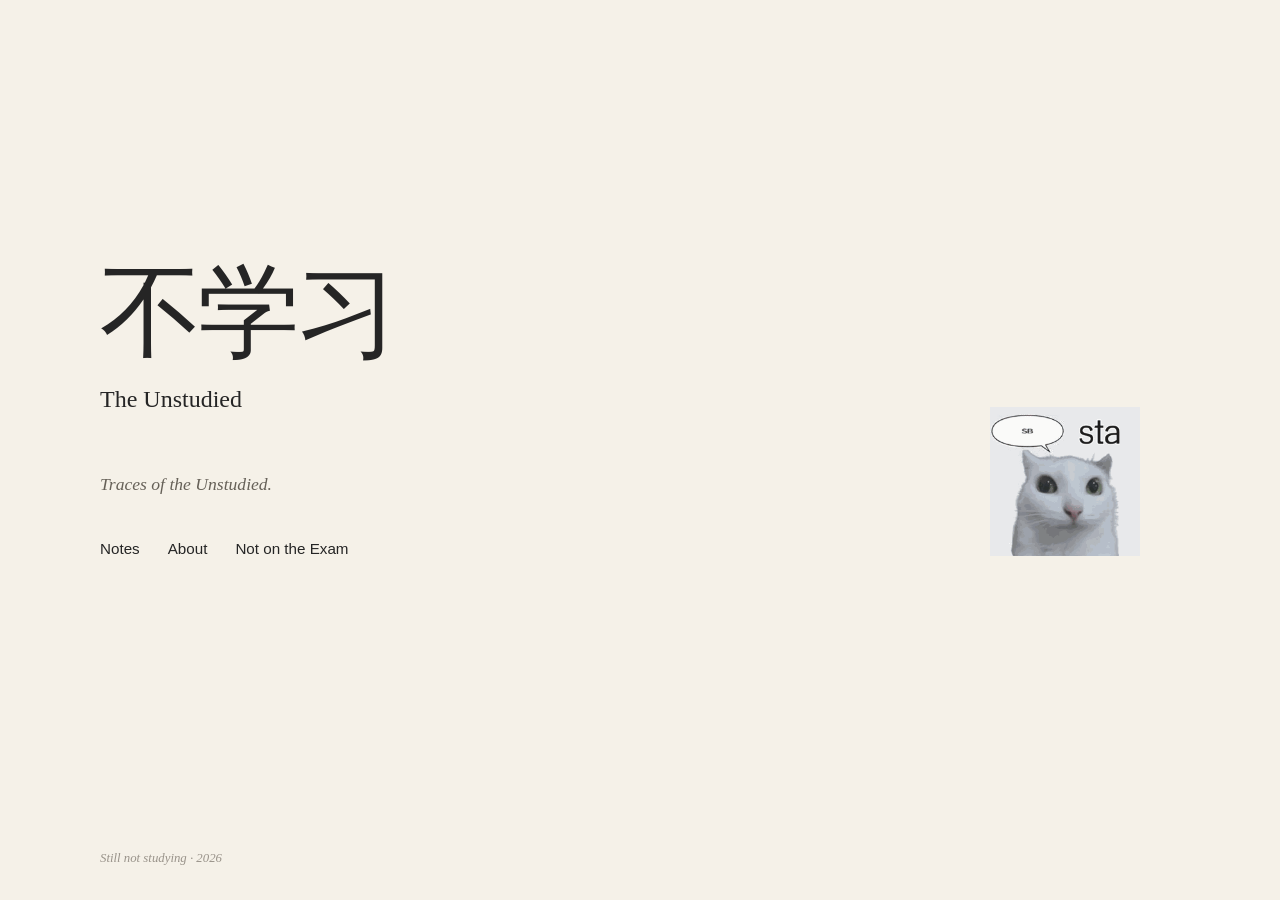
<file: index.html>
<!DOCTYPE html>
<html lang="en">
<head>
  <meta charset="UTF-8">
  <meta name="viewport" content="width=device-width, initial-scale=1.0">

  <title>The Unstudied</title>

  <link rel="stylesheet" href="style.css">
</head>

<body class="home">

  <main class="home-main">
    <div class="container">

      <section class="home-hero">

        <div class="home-text">
          <h1 class="home-title">不学习</h1>

          <p class="home-english">The Unstudied</p>

          <p class="home-tagline">
            Traces of the Unstudied.
          </p>

          <nav class="home-nav">
            <a href="notes.html">Notes</a>
            <a href="about.html">About</a>
            <a href="not-on-the-exam.html">Not on the Exam</a>
          </nav>
        </div>

        <div class="home-image">
          <img src="assets/cat.png" alt="STA cat drawing">
        </div>

      </section>

    </div>
  </main>

  <footer class="site-footer">
    <div class="container">
      Still not studying · 2026
    </div>
  </footer>

</body>
</html>
</file>
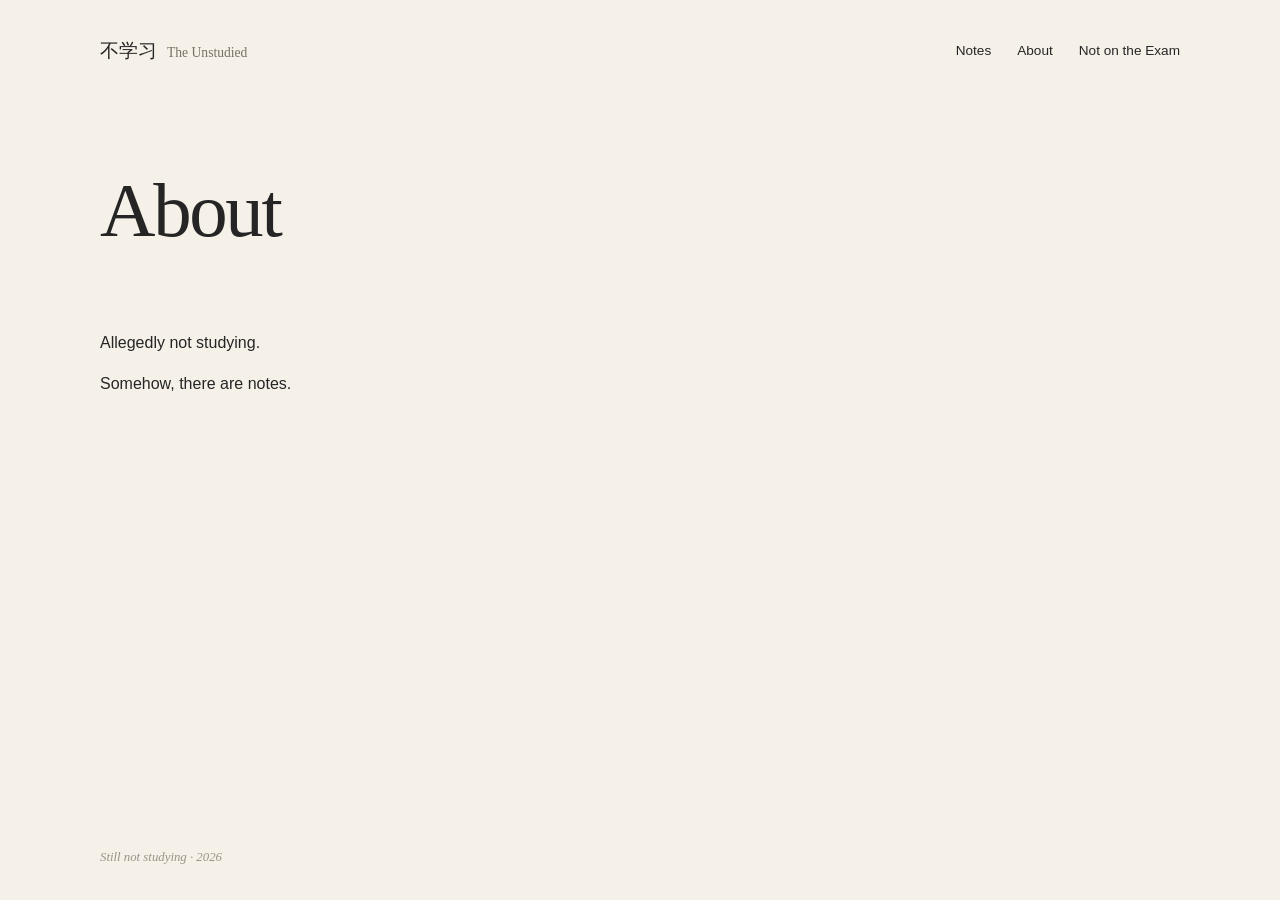
<file: about.html>
<!DOCTYPE html>
<html lang="en">
<head>
  <meta charset="UTF-8">
  <meta name="viewport" content="width=device-width, initial-scale=1.0">

  <title>About — The Unstudied</title>

  <link rel="stylesheet" href="style.css">
</head>

<body>

  <header class="site-header">
    <div class="container header-inner">

      <a class="site-brand" href="index.html">
        <span class="brand-cn">不学习</span>
        <span class="brand-en">The Unstudied</span>
      </a>

      <nav class="site-nav">
        <a href="notes.html">Notes</a>
        <a href="about.html">About</a>
        <a href="not-on-the-exam.html">Not on the Exam</a>
      </nav>

    </div>
  </header>


  <main class="page-main">
    <div class="container">

      <section class="page-intro">
        <h1>About</h1>
      </section>

      <section class="about-content">
        <p>Allegedly not studying.</p>
        <p>Somehow, there are notes.</p>
      </section>

    </div>
  </main>


  <footer class="site-footer">
    <div class="container">
      Still not studying · 2026
    </div>
  </footer>

</body>
</html>
</file>
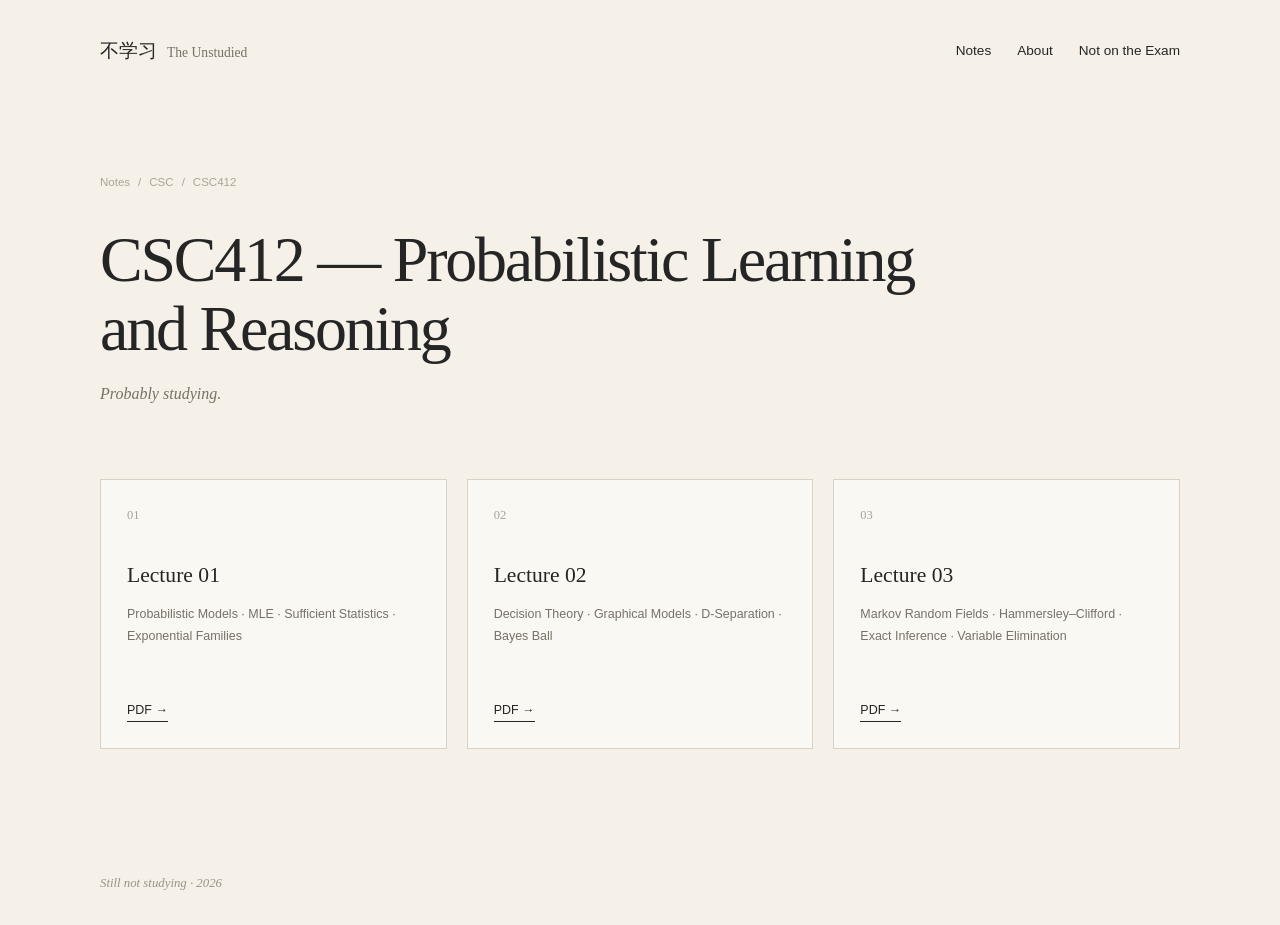
<file: csc412.html>
<!DOCTYPE html>
<html lang="en">
<head>
  <meta charset="UTF-8">
  <meta name="viewport" content="width=device-width, initial-scale=1.0">

  <title>CSC412 — The Unstudied</title>

  <link rel="stylesheet" href="style.css">
</head>

<body>

  <header class="site-header">
    <div class="container header-inner">

      <a class="site-brand" href="index.html">
        <span class="brand-cn">不学习</span>
        <span class="brand-en">The Unstudied</span>
      </a>

      <nav class="site-nav">
        <a href="notes.html">Notes</a>
        <a href="about.html">About</a>
        <a href="not-on-the-exam.html">Not on the Exam</a>
      </nav>

    </div>
  </header>


  <main class="page-main">
    <div class="container">

      <nav class="breadcrumb">
        <a href="notes.html">Notes</a>
        <span>/</span>
        <span>CSC</span>
        <span>/</span>
        <span>CSC412</span>
      </nav>


      <section class="course-intro">
        <h1>CSC412 — Probabilistic Learning and Reasoning</h1>

        <p class="page-subtitle">
          Probably studying.
        </p>
      </section>


      <section class="lecture-grid">

        <article class="lecture-card">
          <span class="lecture-number">01</span>

          <h2>Lecture 01</h2>

          <p class="lecture-topics">
            Probabilistic Models · MLE · Sufficient Statistics · Exponential Families
          </p>

          <a href="pdfs/csc412/csc412-lecture-01.pdf"
             target="_blank"
             rel="noopener noreferrer">
            PDF →
          </a>
        </article>


        <article class="lecture-card">
          <span class="lecture-number">02</span>

          <h2>Lecture 02</h2>

          <p class="lecture-topics">
            Decision Theory · Graphical Models · D-Separation · Bayes Ball
          </p>

          <a href="pdfs/csc412/csc412-lecture-02.pdf"
             target="_blank"
             rel="noopener noreferrer">
            PDF →
          </a>
        </article>


        <article class="lecture-card">
          <span class="lecture-number">03</span>

          <h2>Lecture 03</h2>

          <p class="lecture-topics">
            Markov Random Fields · Hammersley–Clifford · Exact Inference · Variable Elimination
          </p>

          <a href="pdfs/csc412/csc412-lecture-03.pdf"
             target="_blank"
             rel="noopener noreferrer">
            PDF →
          </a>
        </article>

      </section>

    </div>
  </main>


  <footer class="site-footer">
    <div class="container">
      Still not studying · 2026
    </div>
  </footer>

</body>
</html>
</file>
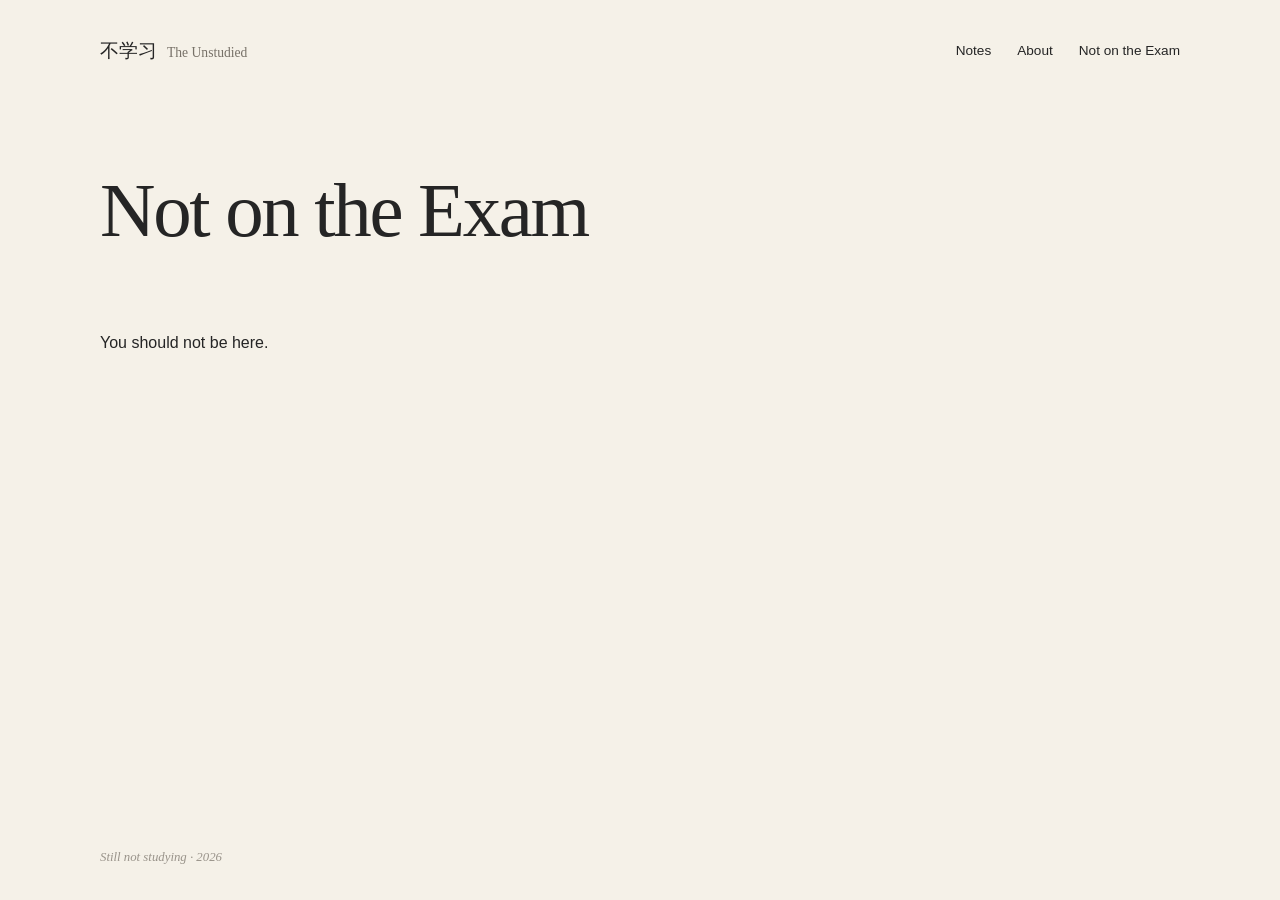
<file: not-on-the-exam.html>
<!DOCTYPE html>
<html lang="en">
<head>
  <meta charset="UTF-8">
  <meta name="viewport" content="width=device-width, initial-scale=1.0">

  <title>Not on the Exam — The Unstudied</title>

  <link rel="stylesheet" href="style.css">
</head>

<body>

  <header class="site-header">
    <div class="container header-inner">

      <a class="site-brand" href="index.html">
        <span class="brand-cn">不学习</span>
        <span class="brand-en">The Unstudied</span>
      </a>

      <nav class="site-nav">
        <a href="notes.html">Notes</a>
        <a href="about.html">About</a>
        <a href="not-on-the-exam.html">Not on the Exam</a>
      </nav>

    </div>
  </header>


  <main class="page-main">
    <div class="container">

      <section class="page-intro">
        <h1>Not on the Exam</h1>
      </section>

      <section class="about-content">
        <p>You should not be here.</p>
      </section>

    </div>
  </main>


  <footer class="site-footer">
    <div class="container">
      Still not studying · 2026
    </div>
  </footer>

</body>
</html>
</file>
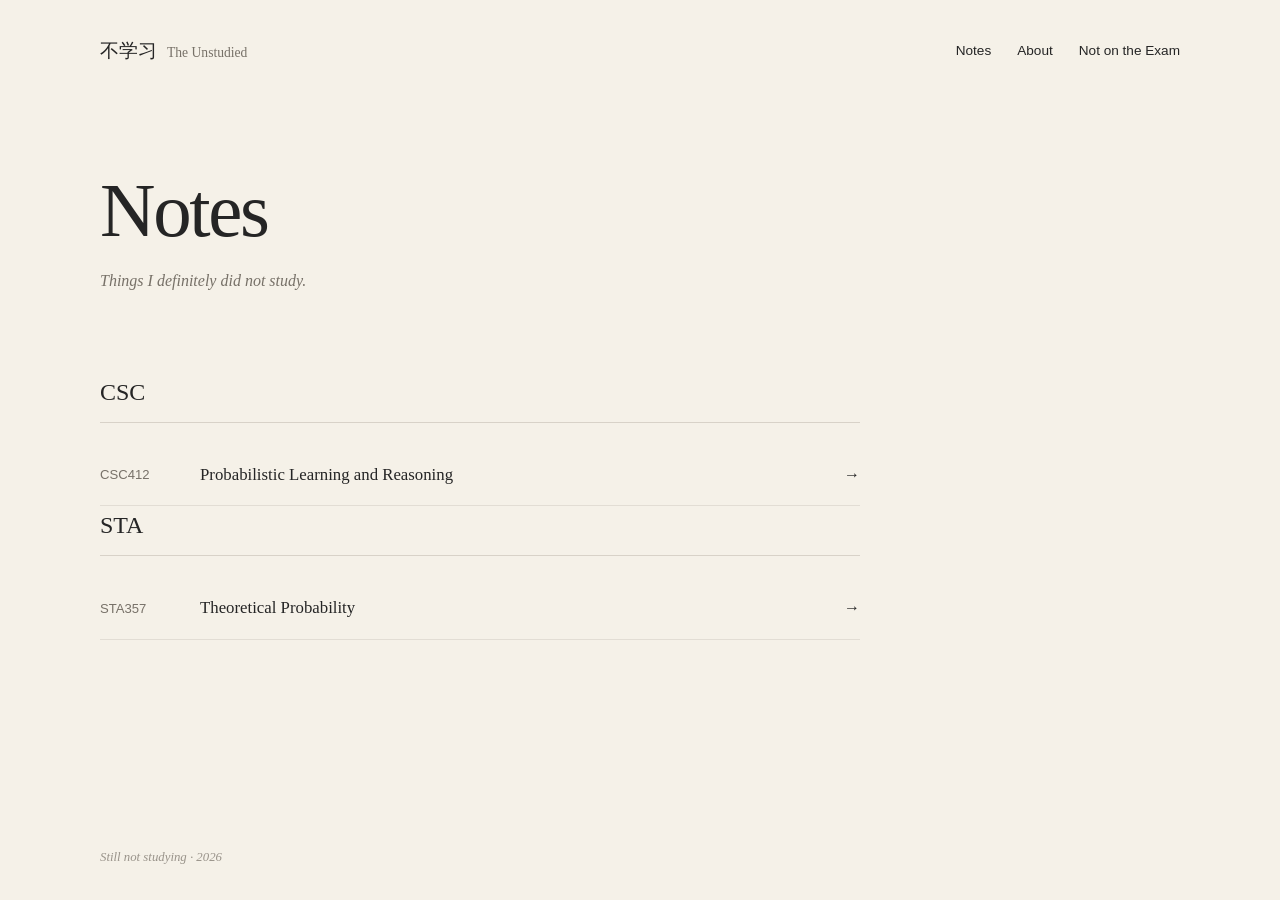
<file: notes.html>
<!DOCTYPE html>
<html lang="en">
<head>
  <meta charset="UTF-8">
  <meta name="viewport" content="width=device-width, initial-scale=1.0">

  <title>Notes — The Unstudied</title>

  <link rel="stylesheet" href="style.css">
</head>

<body>

  <header class="site-header">
    <div class="container header-inner">

      <a class="site-brand" href="index.html">
        <span class="brand-cn">不学习</span>
        <span class="brand-en">The Unstudied</span>
      </a>

      <nav class="site-nav">
        <a href="notes.html">Notes</a>
        <a href="about.html">About</a>
        <a href="not-on-the-exam.html">Not on the Exam</a>
      </nav>

    </div>
  </header>


  <main class="page-main">
    <div class="container">

      <section class="page-intro">
        <h1>Notes</h1>
        <p class="page-subtitle">Things I definitely did not study.</p>
      </section>


      <section class="notes-directory">

        <h2 class="subject-title">CSC</h2>

        <a class="course-link" href="csc412.html">
          <span class="course-code">CSC412</span>
          <span class="course-name">Probabilistic Learning and Reasoning</span>
          <span class="course-arrow">→</span>
        </a>


        <h2 class="subject-title">STA</h2>

        <a class="course-link" href="sta357.html">
          <span class="course-code">STA357</span>
          <span class="course-name">Theoretical Probability</span>
          <span class="course-arrow">→</span>
        </a>

      </section>

    </div>
  </main>


  <footer class="site-footer">
    <div class="container">
      Still not studying · 2026
    </div>
  </footer>

</body>
</html>
</file>
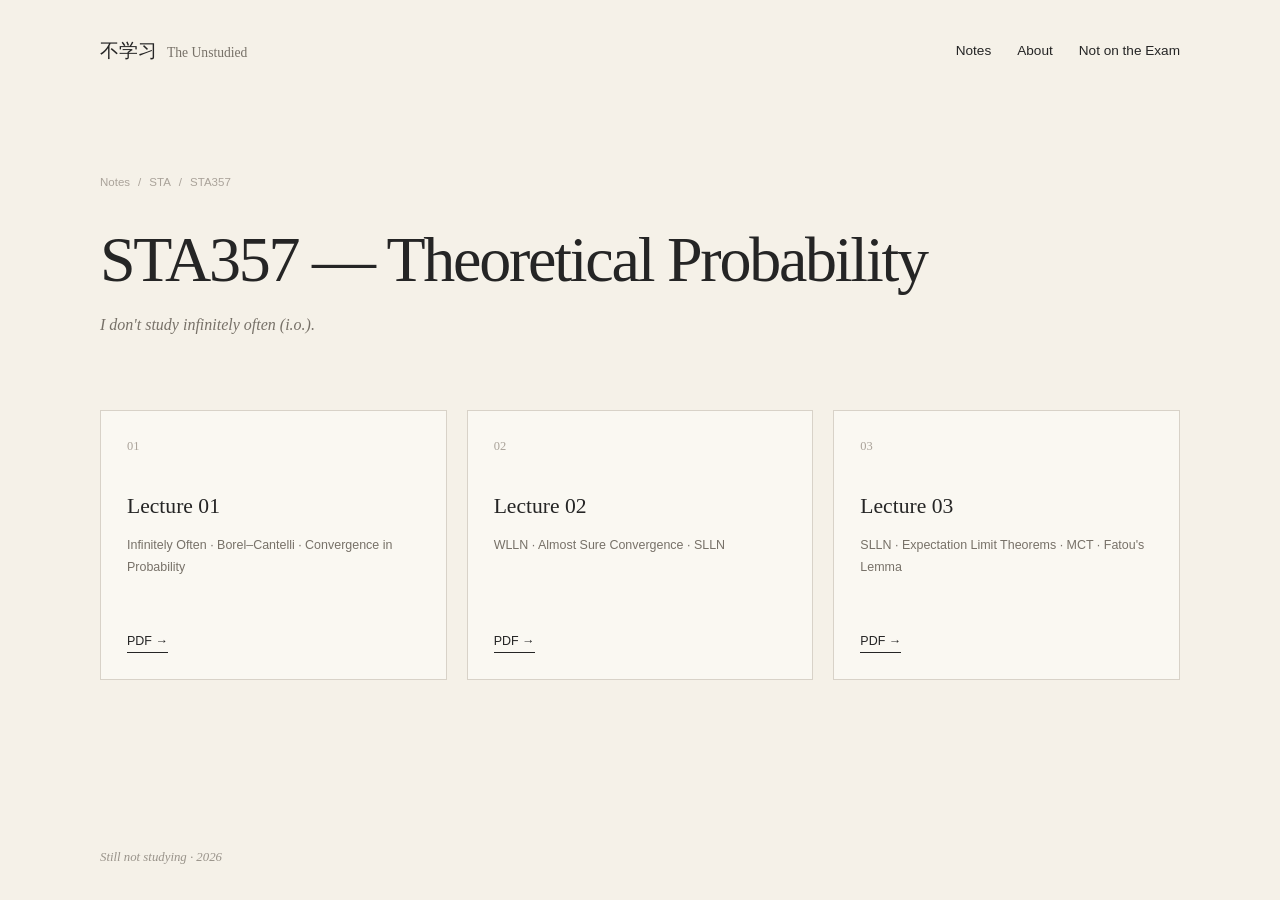
<file: sta357.html>
<!DOCTYPE html>
<html lang="en">
<head>
  <meta charset="UTF-8">
  <meta name="viewport" content="width=device-width, initial-scale=1.0">

  <title>STA357 — The Unstudied</title>

  <link rel="stylesheet" href="style.css">
</head>

<body>

  <header class="site-header">
    <div class="container header-inner">

      <a class="site-brand" href="index.html">
        <span class="brand-cn">不学习</span>
        <span class="brand-en">The Unstudied</span>
      </a>

      <nav class="site-nav">
        <a href="notes.html">Notes</a>
        <a href="about.html">About</a>
        <a href="not-on-the-exam.html">Not on the Exam</a>
      </nav>

    </div>
  </header>


  <main class="page-main">
    <div class="container">

      <nav class="breadcrumb">
        <a href="notes.html">Notes</a>
        <span>/</span>
        <span>STA</span>
        <span>/</span>
        <span>STA357</span>
      </nav>


      <section class="course-intro">
        <h1>STA357 — Theoretical Probability</h1>

        <p class="page-subtitle">
          I don't study infinitely often (i.o.).
        </p>
      </section>


      <section class="lecture-grid">

        <article class="lecture-card">
          <span class="lecture-number">01</span>

          <h2>Lecture 01</h2>

          <p class="lecture-topics">
            Infinitely Often · Borel–Cantelli · Convergence in Probability
          </p>

          <a href="pdfs/sta357/sta357-lecture-01.pdf"
             target="_blank"
             rel="noopener noreferrer">
            PDF →
          </a>
        </article>


        <article class="lecture-card">
          <span class="lecture-number">02</span>

          <h2>Lecture 02</h2>

          <p class="lecture-topics">
            WLLN · Almost Sure Convergence · SLLN
          </p>

          <a href="pdfs/sta357/sta357-lecture-02.pdf"
             target="_blank"
             rel="noopener noreferrer">
            PDF →
          </a>
        </article>


        <article class="lecture-card">
          <span class="lecture-number">03</span>

          <h2>Lecture 03</h2>

          <p class="lecture-topics">
            SLLN · Expectation Limit Theorems · MCT · Fatou's Lemma
          </p>

          <a href="pdfs/sta357/sta357-lecture-03.pdf"
             target="_blank"
             rel="noopener noreferrer">
            PDF →
          </a>
        </article>

      </section>

    </div>
  </main>


  <footer class="site-footer">
    <div class="container">
      Still not studying · 2026
    </div>
  </footer>

</body>
</html>
</file>
<file: style.css>
/* ---------- Base ---------- */

* {
  box-sizing: border-box;
}

html {
  scroll-behavior: auto;
}

body {
  margin: 0;
  background: #f5f1e8;
  color: #252525;
  font-family: -apple-system, BlinkMacSystemFont, "Segoe UI", Helvetica, Arial, sans-serif;
  line-height: 1.6;
}

h1,
h2,
h3,
.site-title,
.course-title {
  font-family: Georgia, "Times New Roman", Times, serif;
  font-weight: 400;
}

a {
  color: inherit;
  text-decoration: none;
}

.container {
  width: calc(100% - 48px);
  max-width: 1080px;
  margin: 0 auto;
}

/* ---------- Home ---------- */

.home {
  min-height: 100vh;
  display: flex;
  flex-direction: column;
}

.home-main {
  flex: 1;
  display: flex;
  align-items: center;
}

.home-hero {
  width: 100%;
  display: grid;
  grid-template-columns: 1.3fr 0.7fr;
  align-items: center;
  gap: 80px;
  padding: 80px 0;
}

.home-title {
  margin: 0;
  font-family: Georgia, "Times New Roman", Times, serif;
  font-size: clamp(4rem, 8vw, 7rem);
  font-weight: 400;
  line-height: 1;
  letter-spacing: -0.04em;
}

.home-english {
  margin: 16px 0 0;
  font-family: Georgia, "Times New Roman", Times, serif;
  font-size: 1.5rem;
  font-weight: 400;
}

.home-tagline {
  margin: 52px 0 0;
  font-family: Georgia, "Times New Roman", Times, serif;
  font-size: 1.1rem;
  font-style: italic;
  color: #666158;
}

.home-nav {
  display: flex;
  gap: 28px;
  margin-top: 38px;
  font-size: 0.95rem;
}

.home-nav a {
  border-bottom: 1px solid transparent;
}

.home-nav a:hover {
  border-bottom-color: #252525;
}

.home-image {
  display: flex;
  justify-content: flex-end;
  align-items: flex-end;
  padding-top: 140px;
  padding-right: 40px;
}

.home-image img {
  display: block;
  width: 150px;
  height: auto;
  opacity: 0.9;
}

.site-footer {
  padding: 24px 0 32px;
  font-family: Georgia, "Times New Roman", Times, serif;
  font-size: 0.8rem;
  font-style: italic;
  color: #99938a;
}

/* ---------- Mobile ---------- */

@media (max-width: 700px) {
  .container {
    width: calc(100% - 36px);
  }

  .home-main {
    align-items: flex-start;
  }

  .home-hero {
    grid-template-columns: 1fr;
    gap: 42px;
    padding: 64px 0 40px;
  }

  .home-title {
    font-size: clamp(3.6rem, 19vw, 5.5rem);
  }

  .home-english {
    font-size: 1.25rem;
  }

  .home-tagline {
    margin-top: 38px;
  }

  .home-nav {
    flex-direction: column;
    align-items: flex-start;
    gap: 10px;
    margin-top: 32px;
  }

  .home-image {
    justify-content: flex-start;
  }

  .home-image img {
    max-width: 280px;
  }
}

/* ---------- Subpage Header ---------- */

.site-header {
  padding: 36px 0;
}

.header-inner {
  display: flex;
  justify-content: space-between;
  align-items: center;
  gap: 40px;
}

.site-brand {
  display: flex;
  align-items: baseline;
  gap: 10px;
  font-family: Georgia, "Times New Roman", Times, serif;
}

.brand-cn {
  font-size: 1.2rem;
}

.brand-en {
  font-size: 0.85rem;
  color: #777168;
}

.site-nav {
  display: flex;
  gap: 26px;
  font-size: 0.85rem;
}

.site-nav a:hover,
.course-link:hover {
  opacity: 0.55;
}


/* ---------- General Page ---------- */

.page-main {
  min-height: calc(100vh - 180px);
  padding: 70px 0 100px;
}

.page-intro {
  margin-bottom: 80px;
}

.page-intro h1 {
  margin: 0;
  font-size: clamp(3rem, 6vw, 5rem);
  line-height: 1;
  letter-spacing: -0.03em;
}

.page-subtitle {
  margin: 18px 0 0;
  font-family: Georgia, "Times New Roman", Times, serif;
  font-size: 1rem;
  font-style: italic;
  color: #777168;
}


/* ---------- Notes Directory ---------- */

.notes-directory {
  max-width: 760px;
}

.subject-title {
  margin: 0 0 22px;
  padding-bottom: 10px;
  border-bottom: 1px solid #d8d2c8;
  font-size: 1.5rem;
}

.course-link {
  display: grid;
  grid-template-columns: 100px 1fr auto;
  align-items: center;
  padding: 17px 0;
  border-bottom: 1px solid #e2ddd4;
}

.course-code {
  font-size: 0.82rem;
  color: #777168;
}

.course-name {
  font-family: Georgia, "Times New Roman", Times, serif;
  font-size: 1.05rem;
}

.course-arrow {
  font-size: 1rem;
}


/* ---------- Subpage Mobile ---------- */

@media (max-width: 700px) {

  .site-header {
    padding: 26px 0;
  }

  .header-inner {
    align-items: flex-start;
    flex-direction: column;
    gap: 20px;
  }

  .site-nav {
    gap: 18px;
    flex-wrap: wrap;
  }

  .page-main {
    padding: 48px 0 80px;
  }

  .page-intro {
    margin-bottom: 60px;
  }

  .course-link {
    grid-template-columns: 80px 1fr auto;
  }
}

/* ---------- STA357 Course Page ---------- */

.breadcrumb {
  display: flex;
  gap: 8px;
  margin-bottom: 34px;

  font-size: 0.72rem;
  color: #aaa39a;
}

.breadcrumb a:hover {
  color: #252525;
}

.course-intro {
  margin-bottom: 72px;
}

.course-intro h1 {
  max-width: 850px;
  margin: 0;

  font-family: Georgia, "Times New Roman", Times, serif;
  font-size: clamp(2.7rem, 5vw, 4.6rem);
  font-weight: 400;
  line-height: 1.08;
  letter-spacing: -0.035em;
}


/* ---------- Lecture Cards ---------- */

.lecture-grid {
  display: grid;
  grid-template-columns: repeat(3, 1fr);
  gap: 20px;
}

.lecture-card {
  min-height: 270px;
  padding: 26px;

  display: flex;
  flex-direction: column;

  background: #faf8f2;
  border: 1px solid #d8d2c8;
}

.lecture-number {
  margin-bottom: 32px;

  font-family: Georgia, "Times New Roman", Times, serif;
  font-size: 0.78rem;
  color: #aaa39a;
}

.lecture-card h2 {
  margin: 0 0 12px;

  font-size: 1.35rem;
}

.lecture-topics {
  margin: 0 0 30px;

  font-size: 0.78rem;
  line-height: 1.7;
  color: #777168;
}

.lecture-card a {
  margin-top: auto;

  width: fit-content;
  font-size: 0.78rem;
  border-bottom: 1px solid #252525;
}

.lecture-card a:hover {
  opacity: 0.55;
}


/* ---------- STA357 Mobile ---------- */

@media (max-width: 700px) {

  .breadcrumb {
    margin-bottom: 26px;
  }

  .course-intro {
    margin-bottom: 52px;
  }

  .lecture-grid {
    grid-template-columns: 1fr;
  }

  .lecture-card {
    min-height: 230px;
  }
}
</file>
